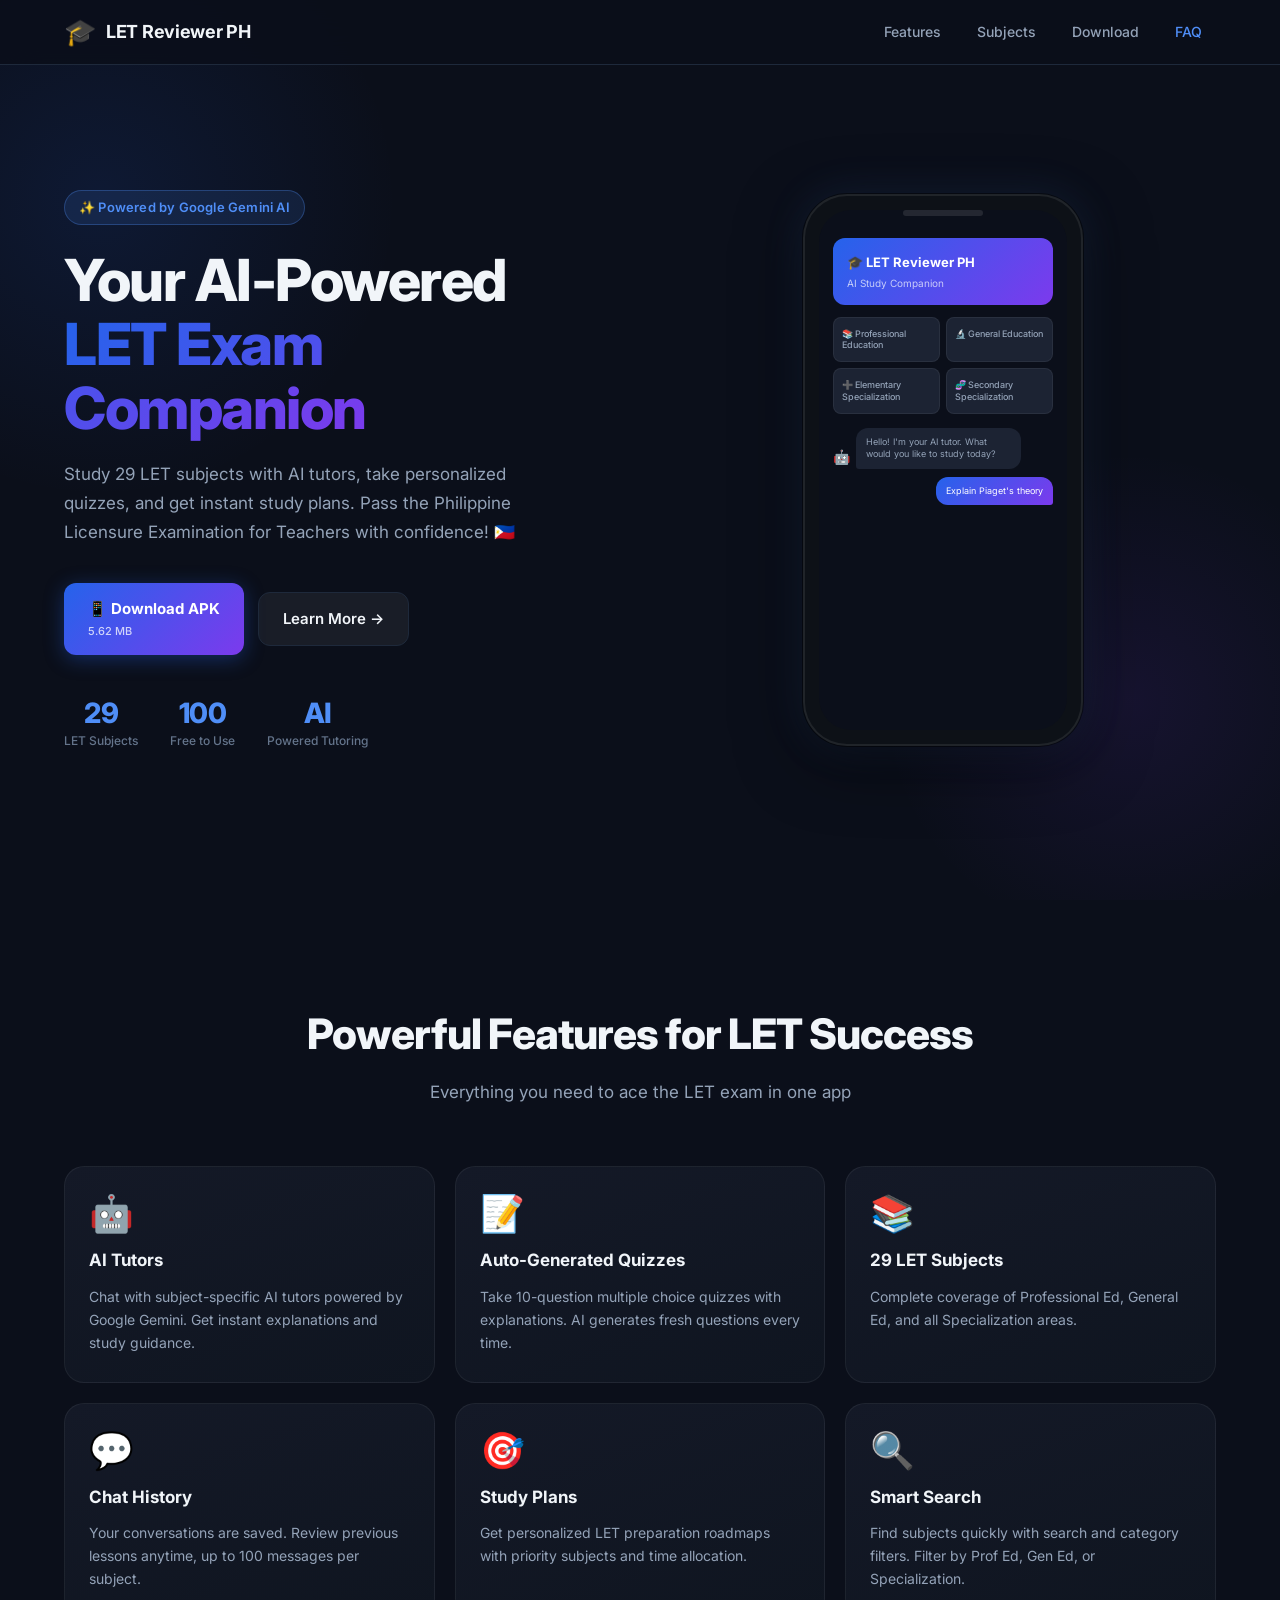
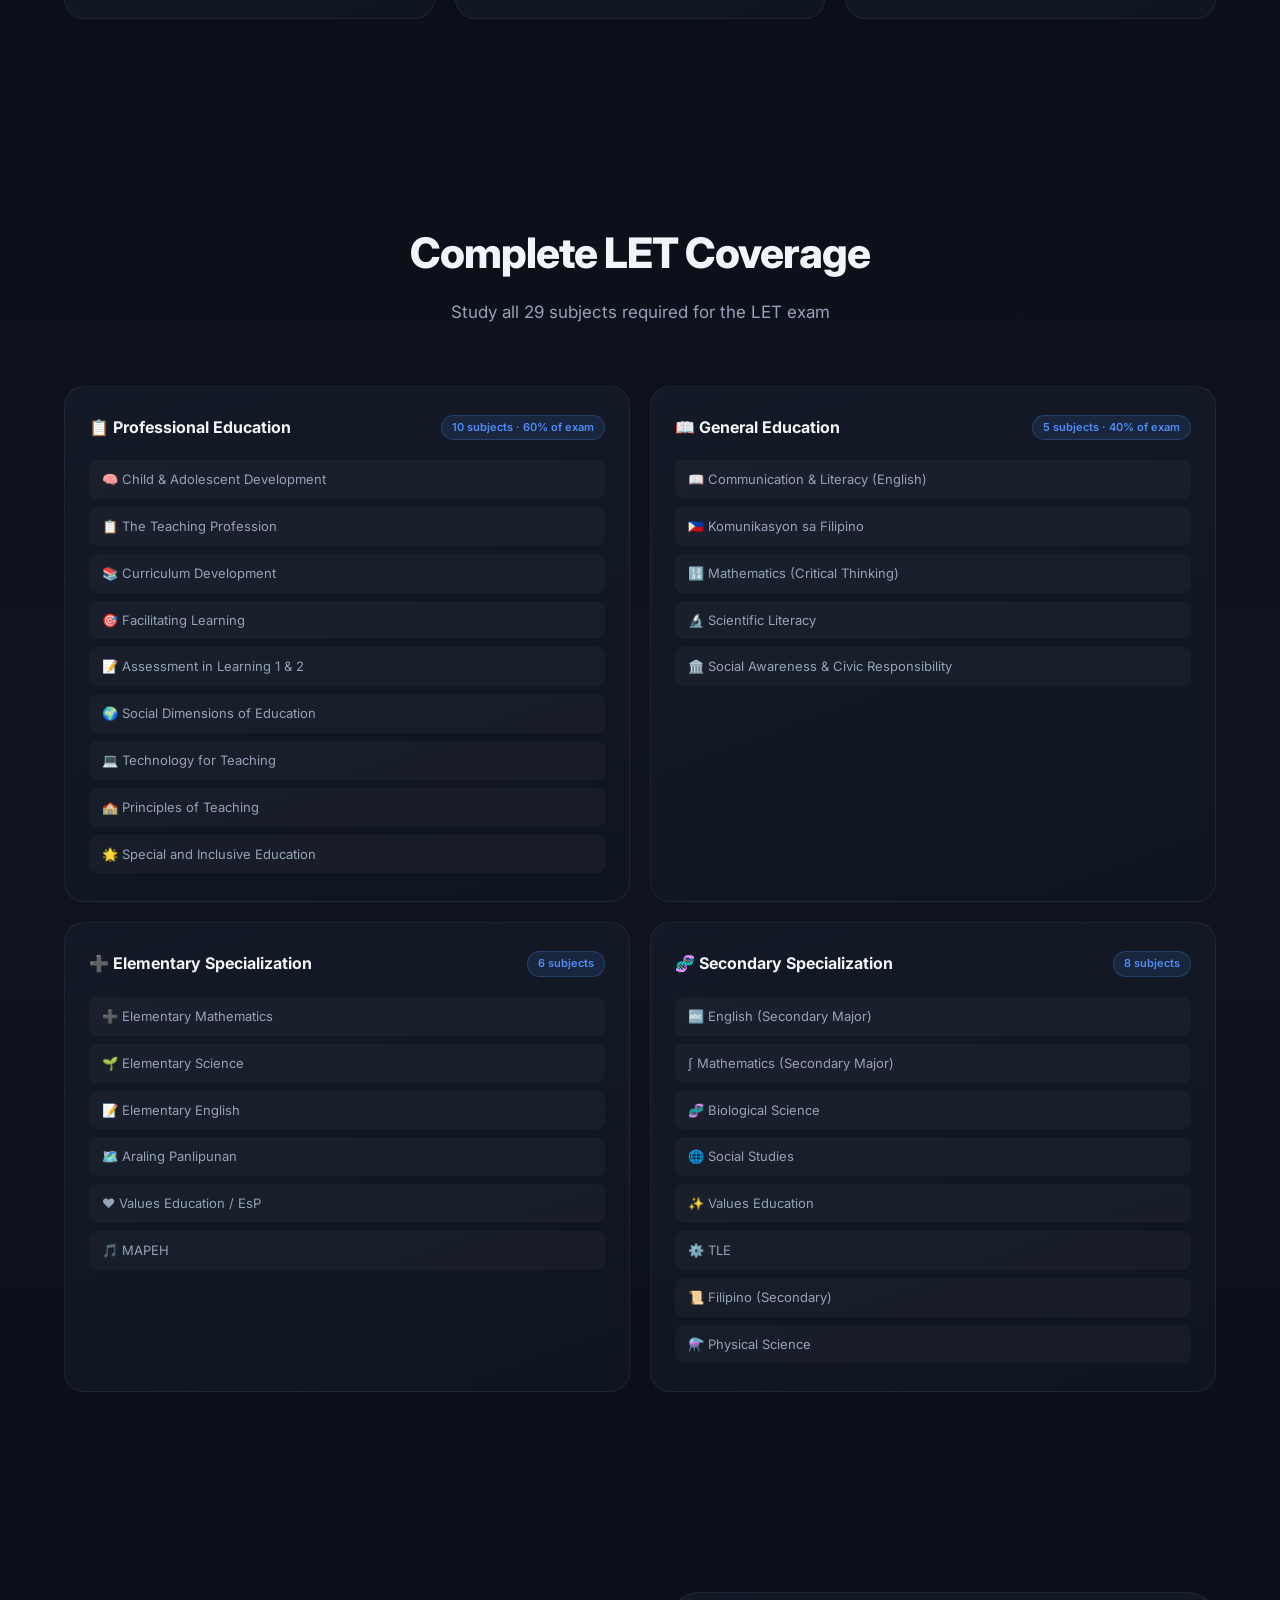
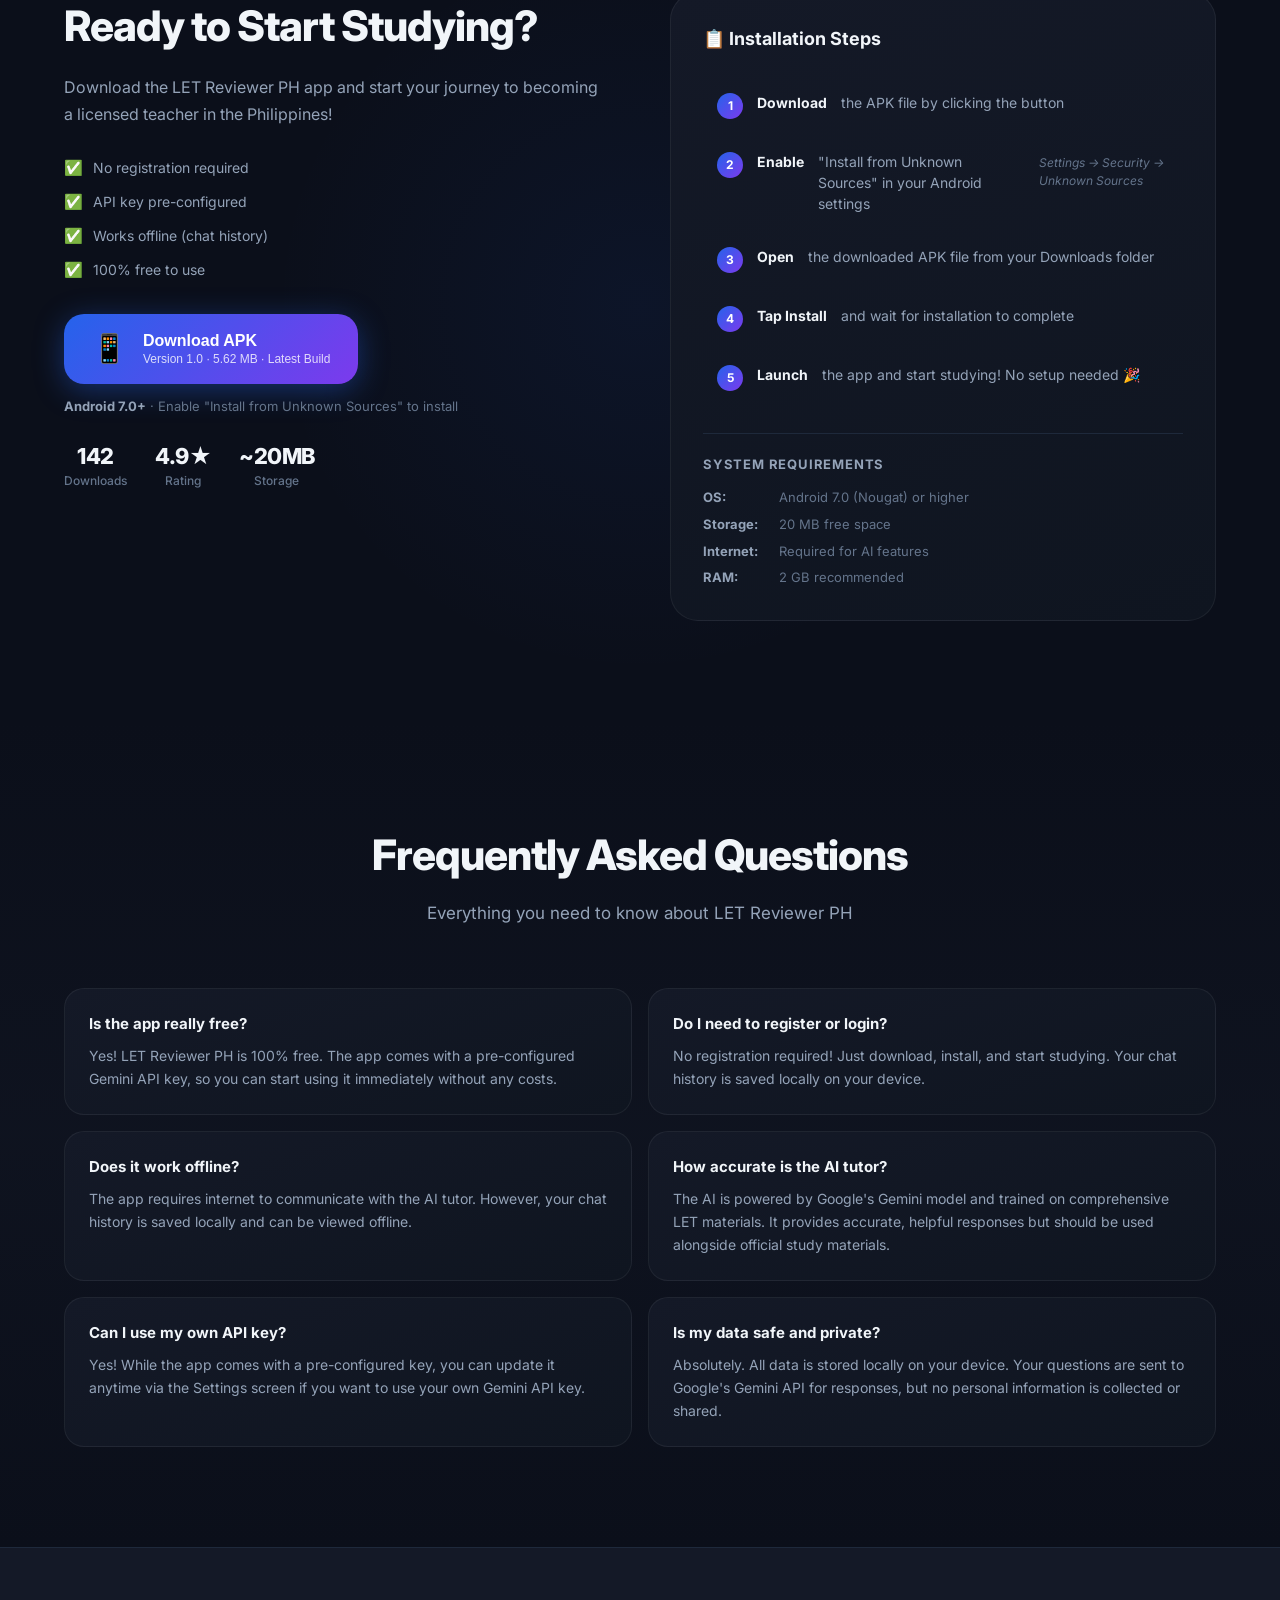
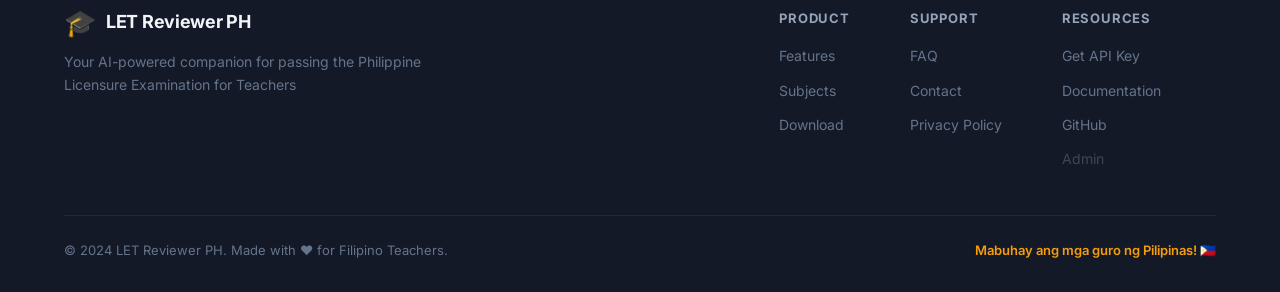
<file: index.html>
<!DOCTYPE html>
<html lang="en">
<head>
    <meta charset="UTF-8">
    <meta name="viewport" content="width=device-width, initial-scale=1.0">
    <meta name="description" content="LET Reviewer PH - Your AI-powered Philippine LET exam companion. Study 29 subjects, chat with AI tutors, and take AI-generated quizzes.">
    <title>LET Reviewer PH - AI-Powered LET Exam Companion 🇵🇭</title>
    <link rel="stylesheet" href="styles.css">
    <link rel="preconnect" href="https://fonts.googleapis.com">
    <link rel="preconnect" href="https://fonts.gstatic.com" crossorigin>
    <link href="https://fonts.googleapis.com/css2?family=Inter:wght@400;500;600;700;800&display=swap" rel="stylesheet">
</head>
<body>
    <!-- Navigation -->
    <nav class="navbar">
        <div class="container">
            <div class="nav-content">
                <div class="logo">
                    <span class="logo-icon">🎓</span>
                    <span class="logo-text">LET Reviewer PH</span>
                </div>
                <div class="nav-links">
                    <a href="#features">Features</a>
                    <a href="#subjects">Subjects</a>
                    <a href="#download">Download</a>
                    <a href="#faq">FAQ</a>
                </div>
                <button class="mobile-menu-btn" onclick="toggleMobileMenu()">
                    <span></span>
                    <span></span>
                    <span></span>
                </button>
            </div>
        </div>
    </nav>

    <!-- Hero Section -->
    <section class="hero">
        <div class="container">
            <div class="hero-content">
                <div class="hero-text">
                    <div class="badge">✨ Powered by Google Gemini AI</div>
                    <h1 class="hero-title">
                        Your AI-Powered<br>
                        <span class="gradient-text">LET Exam Companion</span>
                    </h1>
                    <p class="hero-description">
                        Study 29 LET subjects with AI tutors, take personalized quizzes, 
                        and get instant study plans. Pass the Philippine Licensure Examination 
                        for Teachers with confidence! 🇵🇭
                    </p>
                    <div class="hero-buttons">
                        <a href="#download" class="btn btn-primary">
                            <span>📱 Download APK</span>
                            <span class="btn-size">5.62 MB</span>
                        </a>
                        <a href="#features" class="btn btn-secondary">
                            Learn More →
                        </a>
                    </div>
                    <div class="hero-stats">
                        <div class="stat">
                            <div class="stat-number">29</div>
                            <div class="stat-label">LET Subjects</div>
                        </div>
                        <div class="stat">
                            <div class="stat-number">100%</div>
                            <div class="stat-label">Free to Use</div>
                        </div>
                        <div class="stat">
                            <div class="stat-number">AI</div>
                            <div class="stat-label">Powered Tutoring</div>
                        </div>
                    </div>
                </div>
                <div class="hero-image">
                    <div class="phone-mockup">
                        <div class="phone-screen">
                            <div class="app-preview">
                                <div class="preview-header">
                                    <div class="preview-title">🎓 LET Reviewer PH</div>
                                    <div class="preview-subtitle">AI Study Companion</div>
                                </div>
                                <div class="preview-subjects">
                                    <div class="subject-card">📚 Professional Education</div>
                                    <div class="subject-card">🔬 General Education</div>
                                    <div class="subject-card">➕ Elementary Specialization</div>
                                    <div class="subject-card">🧬 Secondary Specialization</div>
                                </div>
                                <div class="preview-chat">
                                    <div class="chat-bubble ai">
                                        <div class="bubble-icon">🤖</div>
                                        <div class="bubble-text">Hello! I'm your AI tutor. What would you like to study today?</div>
                                    </div>
                                    <div class="chat-bubble user">
                                        <div class="bubble-text">Explain Piaget's theory</div>
                                    </div>
                                </div>
                            </div>
                        </div>
                    </div>
                </div>
            </div>
        </div>
    </section>

    <!-- Features Section -->
    <section id="features" class="features">
        <div class="container">
            <div class="section-header">
                <h2 class="section-title">Powerful Features for LET Success</h2>
                <p class="section-description">Everything you need to ace the LET exam in one app</p>
            </div>
            <div class="features-grid">
                <div class="feature-card">
                    <div class="feature-icon">🤖</div>
                    <h3 class="feature-title">AI Tutors</h3>
                    <p class="feature-description">Chat with subject-specific AI tutors powered by Google Gemini. Get instant explanations and study guidance.</p>
                </div>
                <div class="feature-card">
                    <div class="feature-icon">📝</div>
                    <h3 class="feature-title">Auto-Generated Quizzes</h3>
                    <p class="feature-description">Take 10-question multiple choice quizzes with explanations. AI generates fresh questions every time.</p>
                </div>
                <div class="feature-card">
                    <div class="feature-icon">📚</div>
                    <h3 class="feature-title">29 LET Subjects</h3>
                    <p class="feature-description">Complete coverage of Professional Ed, General Ed, and all Specialization areas.</p>
                </div>
                <div class="feature-card">
                    <div class="feature-icon">💬</div>
                    <h3 class="feature-title">Chat History</h3>
                    <p class="feature-description">Your conversations are saved. Review previous lessons anytime, up to 100 messages per subject.</p>
                </div>
                <div class="feature-card">
                    <div class="feature-icon">🎯</div>
                    <h3 class="feature-title">Study Plans</h3>
                    <p class="feature-description">Get personalized LET preparation roadmaps with priority subjects and time allocation.</p>
                </div>
                <div class="feature-card">
                    <div class="feature-icon">🔍</div>
                    <h3 class="feature-title">Smart Search</h3>
                    <p class="feature-description">Find subjects quickly with search and category filters. Filter by Prof Ed, Gen Ed, or Specialization.</p>
                </div>
            </div>
        </div>
    </section>

    <!-- Subjects Section -->
    <section id="subjects" class="subjects">
        <div class="container">
            <div class="section-header">
                <h2 class="section-title">Complete LET Coverage</h2>
                <p class="section-description">Study all 29 subjects required for the LET exam</p>
            </div>
            <div class="subjects-categories">
                <div class="subject-category">
                    <div class="category-header">
                        <h3 class="category-title">📋 Professional Education</h3>
                        <span class="category-count">10 subjects · 60% of exam</span>
                    </div>
                    <ul class="subject-list">
                        <li>🧠 Child & Adolescent Development</li>
                        <li>📋 The Teaching Profession</li>
                        <li>📚 Curriculum Development</li>
                        <li>🎯 Facilitating Learning</li>
                        <li>📝 Assessment in Learning 1 & 2</li>
                        <li>🌍 Social Dimensions of Education</li>
                        <li>💻 Technology for Teaching</li>
                        <li>🏫 Principles of Teaching</li>
                        <li>🌟 Special and Inclusive Education</li>
                    </ul>
                </div>
                <div class="subject-category">
                    <div class="category-header">
                        <h3 class="category-title">📖 General Education</h3>
                        <span class="category-count">5 subjects · 40% of exam</span>
                    </div>
                    <ul class="subject-list">
                        <li>📖 Communication & Literacy (English)</li>
                        <li>🇵🇭 Komunikasyon sa Filipino</li>
                        <li>🔢 Mathematics (Critical Thinking)</li>
                        <li>🔬 Scientific Literacy</li>
                        <li>🏛️ Social Awareness & Civic Responsibility</li>
                    </ul>
                </div>
                <div class="subject-category">
                    <div class="category-header">
                        <h3 class="category-title">➕ Elementary Specialization</h3>
                        <span class="category-count">6 subjects</span>
                    </div>
                    <ul class="subject-list">
                        <li>➕ Elementary Mathematics</li>
                        <li>🌱 Elementary Science</li>
                        <li>📝 Elementary English</li>
                        <li>🗺️ Araling Panlipunan</li>
                        <li>❤️ Values Education / EsP</li>
                        <li>🎵 MAPEH</li>
                    </ul>
                </div>
                <div class="subject-category">
                    <div class="category-header">
                        <h3 class="category-title">🧬 Secondary Specialization</h3>
                        <span class="category-count">8 subjects</span>
                    </div>
                    <ul class="subject-list">
                        <li>🔤 English (Secondary Major)</li>
                        <li>∫ Mathematics (Secondary Major)</li>
                        <li>🧬 Biological Science</li>
                        <li>🌐 Social Studies</li>
                        <li>✨ Values Education</li>
                        <li>⚙️ TLE</li>
                        <li>📜 Filipino (Secondary)</li>
                        <li>⚗️ Physical Science</li>
                    </ul>
                </div>
            </div>
        </div>
    </section>

    <!-- Download Section -->
    <section id="download" class="download">
        <div class="container">
            <div class="download-content">
                <div class="download-info">
                    <h2 class="download-title">Ready to Start Studying?</h2>
                    <p class="download-description">Download the LET Reviewer PH app and start your journey to becoming a licensed teacher in the Philippines!</p>
                    
                    <div class="download-features">
                        <div class="download-feature">
                            <span class="check-icon">✅</span>
                            <span>No registration required</span>
                        </div>
                        <div class="download-feature">
                            <span class="check-icon">✅</span>
                            <span>API key pre-configured</span>
                        </div>
                        <div class="download-feature">
                            <span class="check-icon">✅</span>
                            <span>Works offline (chat history)</span>
                        </div>
                        <div class="download-feature">
                            <span class="check-icon">✅</span>
                            <span>100% free to use</span>
                        </div>
                    </div>

                    <div class="download-button-container">
                        <button class="btn btn-download" onclick="openCodeModal()">
                            <span class="download-icon">📱</span>
                            <div class="download-text">
                                <span class="download-label">Download APK</span>
                                <span class="download-size">Version 1.0 · 5.62 MB · Latest Build</span>
                            </div>
                        </button>
                        <p class="download-note">
                            <strong>Android 7.0+</strong> · Enable "Install from Unknown Sources" to install
                        </p>
                    </div>

                    <div class="download-stats">
                        <div class="stat-item">
                            <div class="stat-value" id="downloadCount">0</div>
                            <div class="stat-label">Downloads</div>
                        </div>
                        <div class="stat-item">
                            <div class="stat-value">4.9★</div>
                            <div class="stat-label">Rating</div>
                        </div>
                        <div class="stat-item">
                            <div class="stat-value">~20MB</div>
                            <div class="stat-label">Storage</div>
                        </div>
                    </div>
                </div>

                <div class="download-instructions">
                    <h3 class="instructions-title">📋 Installation Steps</h3>
                    <ol class="instructions-list">
                        <li>
                            <strong>Download</strong> the APK file by clicking the button
                        </li>
                        <li>
                            <strong>Enable</strong> "Install from Unknown Sources" in your Android settings
                            <span class="instruction-detail">Settings → Security → Unknown Sources</span>
                        </li>
                        <li>
                            <strong>Open</strong> the downloaded APK file from your Downloads folder
                        </li>
                        <li>
                            <strong>Tap Install</strong> and wait for installation to complete
                        </li>
                        <li>
                            <strong>Launch</strong> the app and start studying! No setup needed 🎉
                        </li>
                    </ol>

                    <div class="system-requirements">
                        <h4>System Requirements</h4>
                        <ul>
                            <li><strong>OS:</strong> Android 7.0 (Nougat) or higher</li>
                            <li><strong>Storage:</strong> 20 MB free space</li>
                            <li><strong>Internet:</strong> Required for AI features</li>
                            <li><strong>RAM:</strong> 2 GB recommended</li>
                        </ul>
                    </div>
                </div>
            </div>
        </div>
    </section>

    <!-- FAQ Section -->
    <section id="faq" class="faq">
        <div class="container">
            <div class="section-header">
                <h2 class="section-title">Frequently Asked Questions</h2>
                <p class="section-description">Everything you need to know about LET Reviewer PH</p>
            </div>
            <div class="faq-grid">
                <div class="faq-item">
                    <h3 class="faq-question">Is the app really free?</h3>
                    <p class="faq-answer">Yes! LET Reviewer PH is 100% free. The app comes with a pre-configured Gemini API key, so you can start using it immediately without any costs.</p>
                </div>
                <div class="faq-item">
                    <h3 class="faq-question">Do I need to register or login?</h3>
                    <p class="faq-answer">No registration required! Just download, install, and start studying. Your chat history is saved locally on your device.</p>
                </div>
                <div class="faq-item">
                    <h3 class="faq-question">Does it work offline?</h3>
                    <p class="faq-answer">The app requires internet to communicate with the AI tutor. However, your chat history is saved locally and can be viewed offline.</p>
                </div>
                <div class="faq-item">
                    <h3 class="faq-question">How accurate is the AI tutor?</h3>
                    <p class="faq-answer">The AI is powered by Google's Gemini model and trained on comprehensive LET materials. It provides accurate, helpful responses but should be used alongside official study materials.</p>
                </div>
                <div class="faq-item">
                    <h3 class="faq-question">Can I use my own API key?</h3>
                    <p class="faq-answer">Yes! While the app comes with a pre-configured key, you can update it anytime via the Settings screen if you want to use your own Gemini API key.</p>
                </div>
                <div class="faq-item">
                    <h3 class="faq-question">Is my data safe and private?</h3>
                    <p class="faq-answer">Absolutely. All data is stored locally on your device. Your questions are sent to Google's Gemini API for responses, but no personal information is collected or shared.</p>
                </div>
            </div>
        </div>
    </section>

    <!-- Footer -->
    <footer class="footer">
        <div class="container">
            <div class="footer-content">
                <div class="footer-brand">
                    <div class="footer-logo">
                        <span class="logo-icon">🎓</span>
                        <span class="logo-text">LET Reviewer PH</span>
                    </div>
                    <p class="footer-tagline">Your AI-powered companion for passing the Philippine Licensure Examination for Teachers</p>
                </div>
                <div class="footer-links">
                    <div class="footer-column">
                        <h4>Product</h4>
                        <a href="#features">Features</a>
                        <a href="#subjects">Subjects</a>
                        <a href="#download">Download</a>
                    </div>
                    <div class="footer-column">
                        <h4>Support</h4>
                        <a href="#faq">FAQ</a>
                        <a href="mailto:support@letreviewer.ph">Contact</a>
                        <a href="#">Privacy Policy</a>
                    </div>
                    <div class="footer-column">
                        <h4>Resources</h4>
                        <a href="https://aistudio.google.com" target="_blank">Get API Key</a>
                        <a href="#">Documentation</a>
                        <a href="#">GitHub</a>
                        <a href="#" onclick="openAdminModal(event)" style="opacity: 0.5;">Admin</a>
                    </div>
                </div>
            </div>
            <div class="footer-bottom">
                <p>&copy; 2024 LET Reviewer PH. Made with ❤️ for Filipino Teachers.</p>
                <p class="footer-disclaimer">Mabuhay ang mga guro ng Pilipinas! 🇵🇭</p>
            </div>
        </div>
    </footer>

    <!-- Code Verification Modal -->
    <div id="codeModal" class="code-modal">
        <div class="code-modal-content">
            <span class="code-modal-close" onclick="closeCodeModal()">&times;</span>
            <h2 class="code-modal-title">🔐 Enter Download Code</h2>
            <p class="code-modal-subtitle">Please enter your one-time access code to download the app</p>
            
            <div class="code-input-container">
                <input 
                    type="text" 
                    id="codeInput" 
                    class="code-input" 
                    placeholder="XXXXXX"
                    maxlength="6"
                    oninput="this.value = this.value.toUpperCase()"
                />
            </div>
            
            <div id="codeError" class="code-error" style="display: none;"></div>
            
            <button class="btn btn-verify" onclick="verifyAndDownload()">
                ✅ Verify & Download
            </button>
            
            <p class="code-modal-note">
                Don't have a code? Contact the developer to get access.
            </p>
        </div>
    </div>

    <!-- Admin Password Modal -->
    <div id="adminModal" class="code-modal">
        <div class="code-modal-content">
            <span class="code-modal-close" onclick="closeAdminModal()">&times;</span>
            <h2 class="code-modal-title">🔒 Admin Access</h2>
            <p class="code-modal-subtitle">Enter admin password to access code generator</p>
            
            <div class="code-input-container">
                <input 
                    type="password" 
                    id="adminPassword" 
                    class="code-input" 
                    placeholder="Enter password"
                    style="letter-spacing: 4px; font-size: 18px;"
                />
            </div>
            
            <div id="adminError" class="code-error" style="display: none;"></div>
            
            <button class="btn btn-verify" onclick="verifyAdminPassword()">
                🔓 Access Admin Portal
            </button>
            
            <p class="code-modal-note">
                Admin access is restricted to authorized personnel only.
            </p>
        </div>
    </div>

    <script src="code-manager.js"></script>
    <script src="script.js"></script>
</body>
</html>
</file>
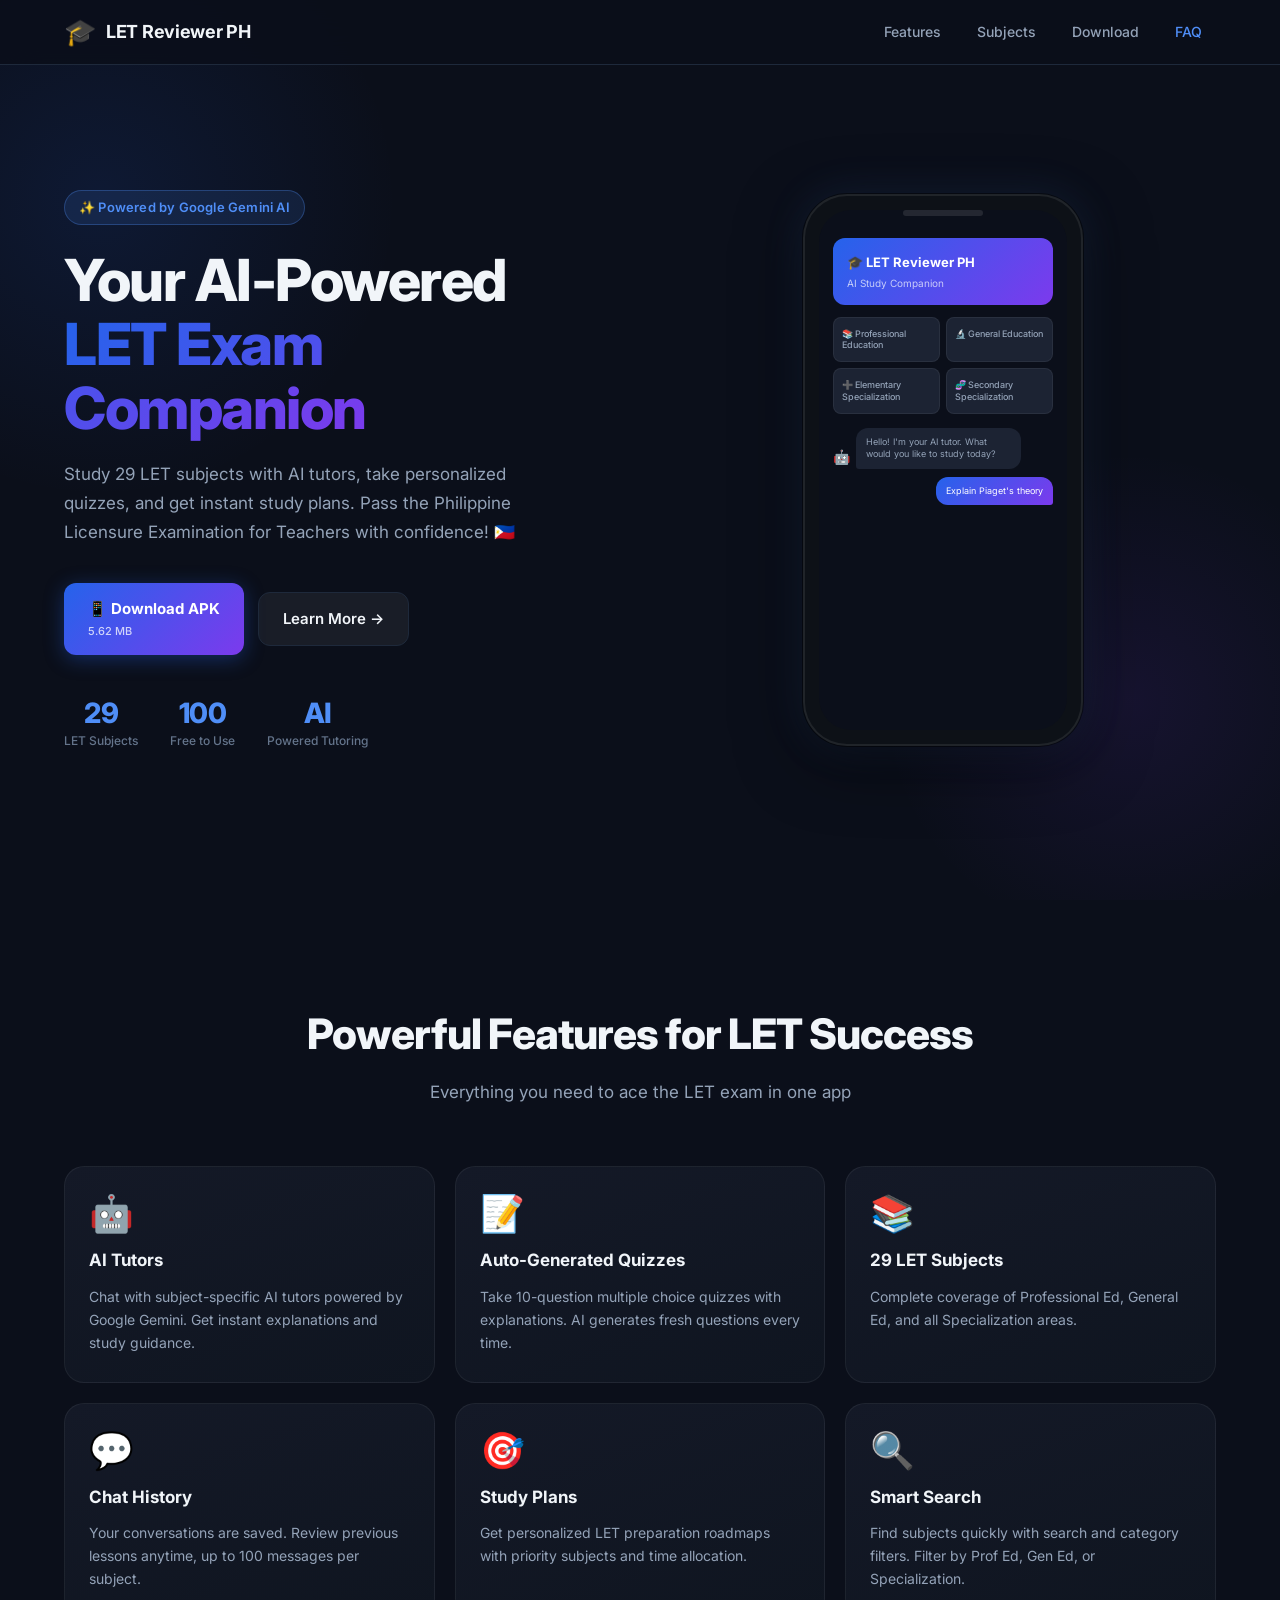
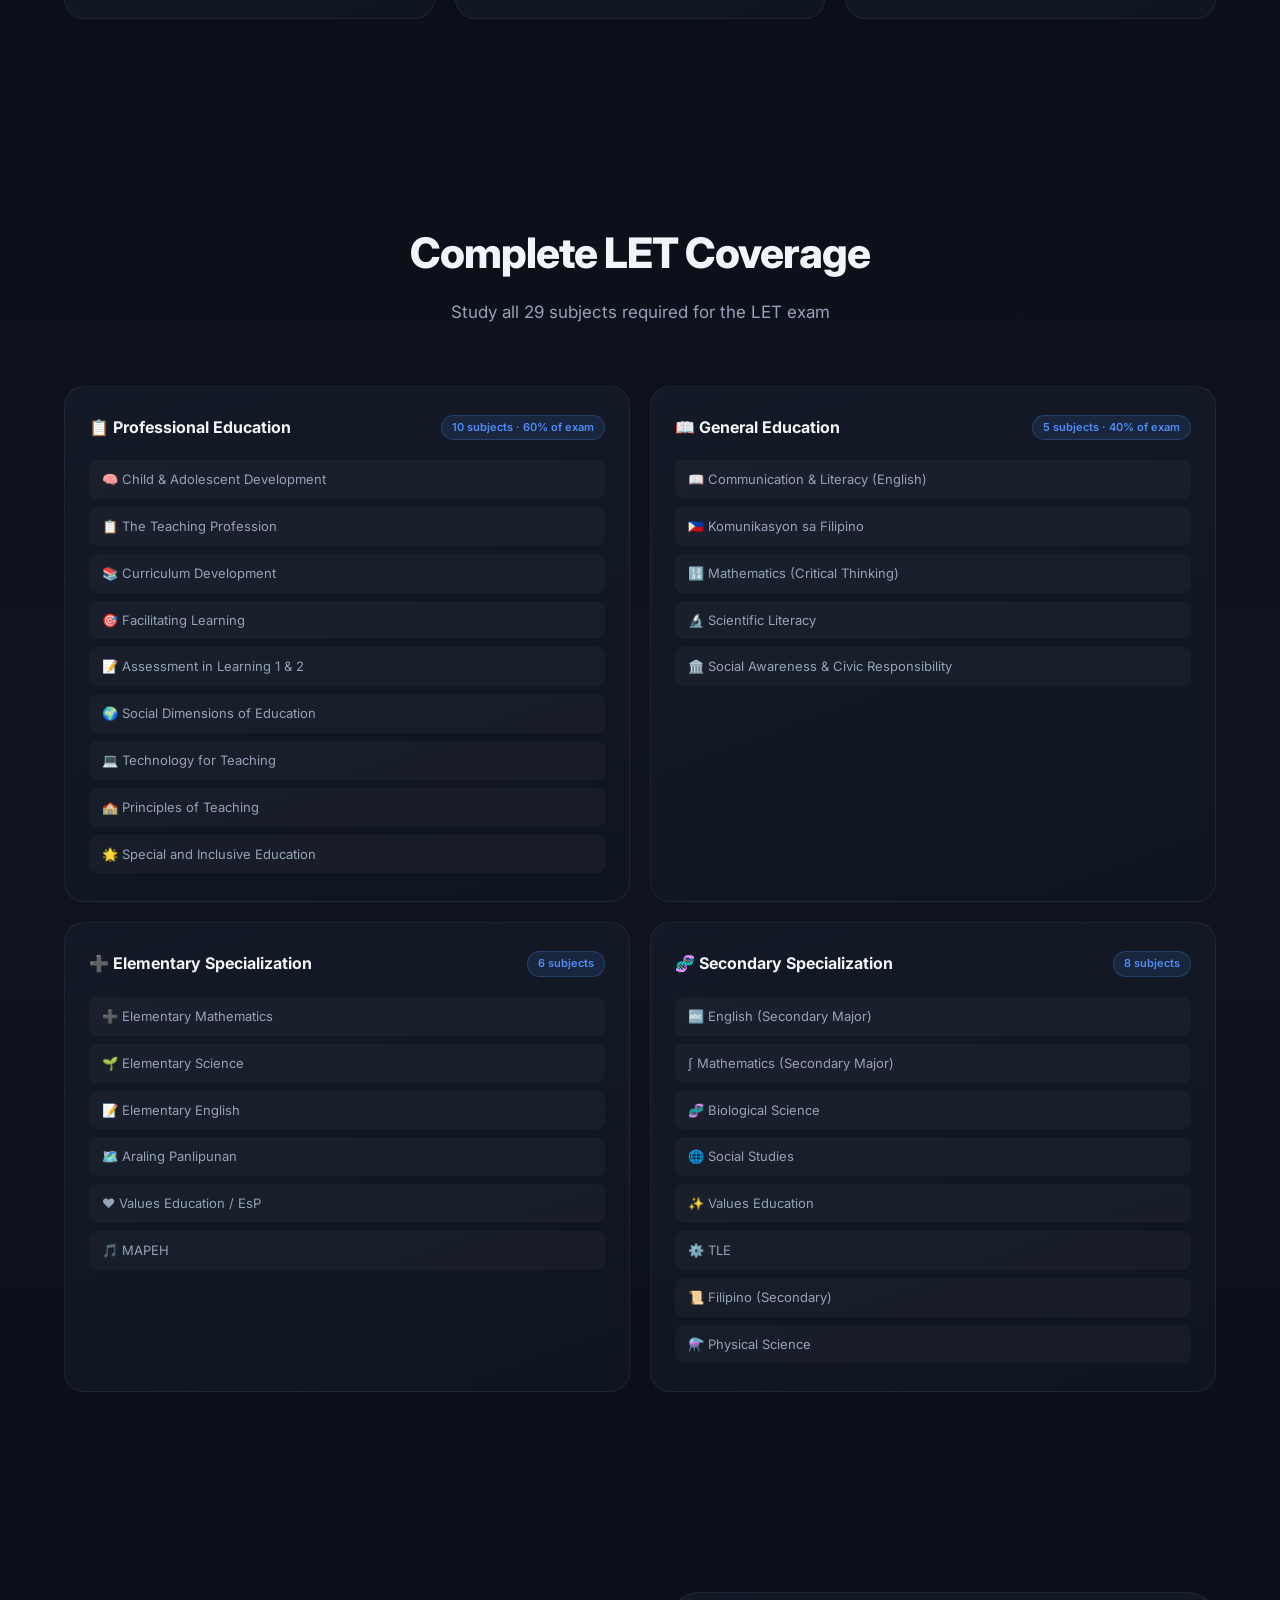
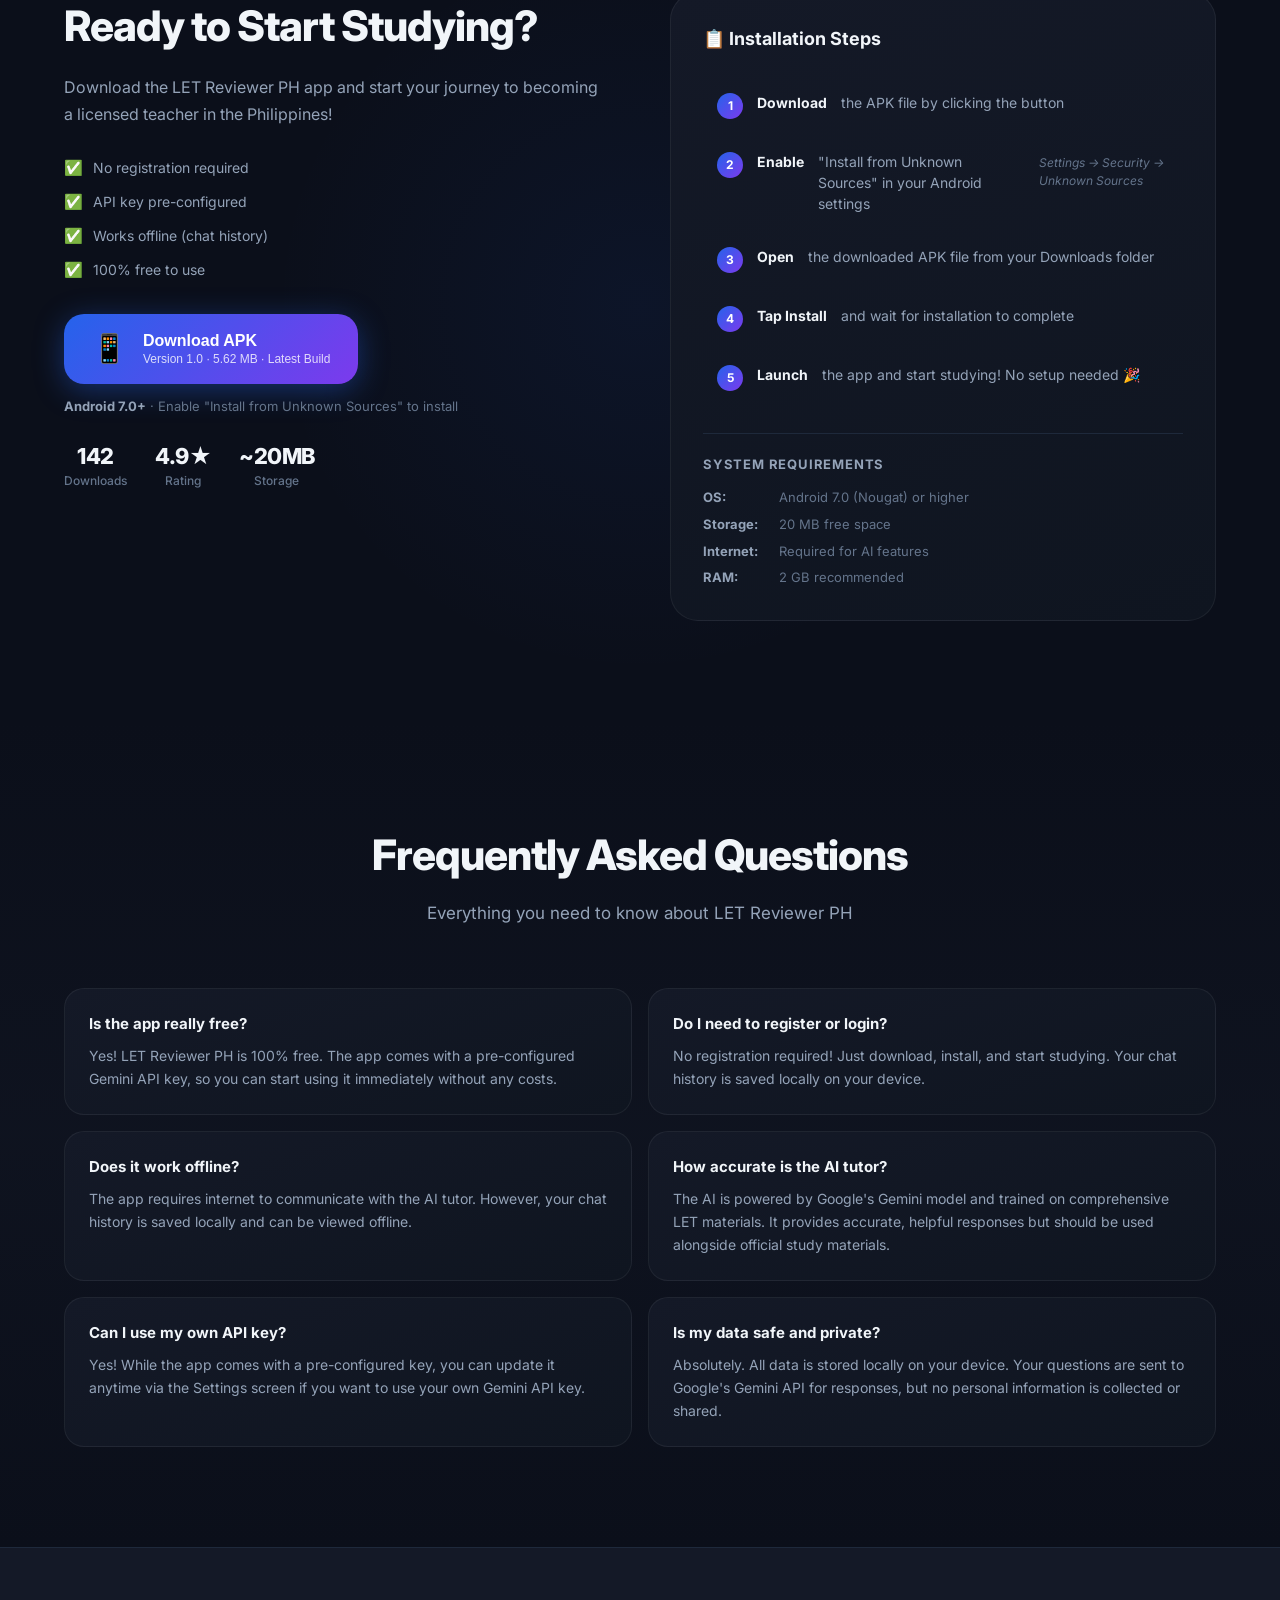
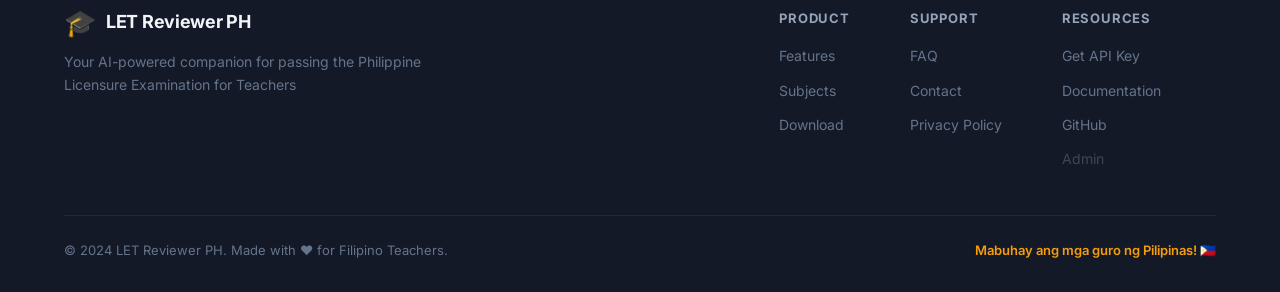
<file: dev-keygen.html>
<!DOCTYPE html>
<html lang="en">
<head>
    <meta charset="UTF-8">
    <meta name="viewport" content="width=device-width, initial-scale=1.0">
    <title>Developer Code Generator - LET Reviewer</title>
    <link rel="stylesheet" href="styles.css">
    <style>
        .dev-container {
            min-height: 100vh;
            display: flex;
            align-items: center;
            justify-content: center;
            padding: 2rem;
            background: linear-gradient(135deg, #667eea 0%, #764ba2 100%);
        }

        .dev-card {
            background: white;
            border-radius: 16px;
            padding: 3rem;
            max-width: 540px;
            width: 100%;
            box-shadow: 0 20px 60px rgba(0,0,0,0.3);
        }

        .dev-title {
            font-size: 2rem;
            font-weight: 700;
            margin-bottom: 0.5rem;
            color: #1a1a1a;
            text-align: center;
        }

        .dev-subtitle {
            color: #666;
            text-align: center;
            margin-bottom: 2rem;
        }

        .code-display {
            background: #f8f9fa;
            border: 2px dashed #667eea;
            border-radius: 8px;
            padding: 2rem;
            text-align: center;
            margin: 2rem 0;
        }

        .generated-code {
            font-size: 2.5rem;
            font-weight: 700;
            color: #667eea;
            letter-spacing: 4px;
            font-family: 'Courier New', monospace;
            margin: 1rem 0;
        }

        .code-info {
            font-size: 0.9rem;
            color: #666;
            margin-top: 1rem;
        }

        .btn-generate {
            width: 100%;
            padding: 1rem;
            background: linear-gradient(135deg, #667eea 0%, #764ba2 100%);
            color: white;
            border: none;
            border-radius: 8px;
            font-size: 1.1rem;
            font-weight: 600;
            cursor: pointer;
            transition: transform 0.2s;
        }

        .btn-generate:hover { transform: translateY(-2px); }
        .btn-generate:disabled { opacity: 0.6; cursor: not-allowed; transform: none; }

        .warning-box {
            background: #fff3cd;
            border: 1px solid #ffc107;
            border-radius: 8px;
            padding: 1rem;
            margin-top: 1.5rem;
            font-size: 0.9rem;
            color: #856404;
        }

        .code-list {
            margin-top: 2rem;
            border-top: 1px solid #e0e0e0;
            padding-top: 1.5rem;
        }

        .code-list-title {
            font-weight: 600;
            margin-bottom: 1rem;
            color: #333;
        }

        .code-item {
            background: #f8f9fa;
            padding: 0.75rem;
            margin: 0.5rem 0;
            border-radius: 6px;
            display: flex;
            justify-content: space-between;
            align-items: center;
            font-family: 'Courier New', monospace;
            color: #1a1a1a;
            font-size: 1rem;
            font-weight: 600;
            letter-spacing: 2px;
        }

        .code-item.used { opacity: 0.5; text-decoration: line-through; color: #555; }

        .status-badge {
            font-size: 0.75rem;
            padding: 0.25rem 0.5rem;
            border-radius: 4px;
            font-weight: 600;
        }

        .status-active { background: #d4edda; color: #155724; }
        .status-used   { background: #f8d7da; color: #721c24; }

        /* ── App Access Codes section ────────────────────────────── */
        .app-codes-section {
            margin-top: 2rem;
            border-top: 2px solid #0B0F1A;
            padding-top: 1.5rem;
        }

        .app-codes-title {
            font-weight: 700;
            margin-bottom: 0.25rem;
            color: #1a1a1a;
            font-size: 1rem;
        }

        .app-codes-desc {
            font-size: 0.82rem;
            color: #666;
            margin-bottom: 1rem;
            line-height: 1.5;
        }

        .app-code-entry {
            background: #0B0F1A;
            color: #4F8EF7;
            border: 1px solid #4F8EF7;
            padding: 0.75rem 1rem;
            margin: 0.4rem 0;
            border-radius: 6px;
            display: flex;
            justify-content: space-between;
            align-items: center;
            font-family: 'Courier New', monospace;
            font-size: 1.2rem;
            font-weight: 700;
            letter-spacing: 4px;
            cursor: pointer;
            transition: background 0.15s;
        }

        .app-code-entry:hover { background: #1a2035; }

        .app-code-entry.app-used {
            opacity: 0.35;
            cursor: default;
            color: #666;
            border-color: #444;
        }

        .copy-hint {
            font-size: 0.65rem;
            letter-spacing: 0;
            color: #4F8EF7;
            opacity: 0.7;
        }

        .stats-bar {
            display: flex;
            gap: 0.75rem;
            flex-wrap: wrap;
            margin-bottom: 1rem;
        }

        .stat-chip {
            background: #f0f4ff;
            border-radius: 20px;
            padding: 0.2rem 0.7rem;
            font-size: 0.78rem;
            color: #333;
            font-weight: 600;
        }

        .config-banner {
            background: #fff8e1;
            border: 1px solid #f59e0b;
            border-radius: 8px;
            padding: 0.75rem 1rem;
            margin-bottom: 1rem;
            font-size: 0.82rem;
            color: #78350f;
            line-height: 1.5;
        }

        .config-banner a { color: #d97706; }

        .btn-export {
            width: 100%;
            padding: 0.65rem;
            background: #0B0F1A;
            color: #4F8EF7;
            border: 1px solid #4F8EF7;
            border-radius: 8px;
            font-size: 0.9rem;
            font-weight: 600;
            cursor: pointer;
            margin-top: 0.75rem;
            transition: background 0.15s;
        }

        .btn-export:hover { background: #1a2035; }
    </style>
</head>
<body>
    <div class="dev-container">
        <div class="dev-card">
            <h1 class="dev-title">🔐 Developer Portal</h1>
            <p class="dev-subtitle">Generate one-time app access codes</p>

            <!-- Configuration banner — hidden once JSONBin is set up -->
            <div class="config-banner" id="configBanner">
                ⚙️ <strong>JSONBin not configured yet.</strong>
                Codes are stored locally in this browser only.<br>
                <a href="https://jsonbin.io" target="_blank">Set up a free JSONBin account</a>
                and add your Bin ID &amp; API Key in <code>code-manager.js</code> and
                <code>LandingActivity.java</code> to sync codes with the Android app.
            </div>

            <!-- Stats -->
            <div class="stats-bar" id="statsBar" style="display:none;">
                <span class="stat-chip" id="statTotal">Total: 0</span>
                <span class="stat-chip" id="statActive">Active: 0</span>
                <span class="stat-chip" id="statUsed">Used: 0</span>
            </div>

            <!-- Generated code display -->
            <div class="code-display" id="codeDisplay" style="display: none;">
                <div style="font-size: 0.9rem; color: #666; margin-bottom: 0.5rem;">New Code Generated:</div>
                <div class="generated-code" id="generatedCode">------</div>
                <div class="code-info">
                    ⚠️ This code can only be used once<br>
                    Share it with a user to grant app access
                </div>
            </div>

            <button class="btn-generate" id="btnGenerate" onclick="generateCode()">
                🎲 Generate New Code
            </button>

            <div class="warning-box">
                <strong>⚠️ Developer Access Only</strong><br>
                Generated codes are single-use. Once a code is redeemed in the Android app,
                it becomes invalid.
            </div>

            <!-- ── App Access Codes (Android-facing view) ── -->
            <div class="app-codes-section">
                <div class="app-codes-title">📱 App Access Codes</div>
                <div class="app-codes-desc">
                    These are the codes users must enter in the Android app on the landing screen.
                    Click any active code to copy it to the clipboard.
                </div>

                <div id="appCodeListContainer">
                    <div style="text-align:center; color:#999; padding:1rem; font-size:0.9rem;">
                        No codes yet — generate one above.
                    </div>
                </div>

                <button class="btn-export" onclick="exportCodes()">
                    📤 Export Active Codes as Text
                </button>
            </div>

            <!-- ── Full code history ── -->
            <div class="code-list">
                <div class="code-list-title">📋 All Generated Codes:</div>
                <div id="codeListContainer">
                    <div style="text-align: center; color: #999; padding: 1rem;">
                        No codes generated yet
                    </div>
                </div>
            </div>
        </div>
    </div>

    <script src="code-manager.js"></script>
    <script>
        // ─────────────────────────────────────────────────────────
        // Admin auth (unchanged from original)
        // ─────────────────────────────────────────────────────────
        const ADMIN_PASSWORD = 'Crisalameda09';
        const sessionKey     = 'admin_authenticated';

        function checkAuth() {
            if (!sessionStorage.getItem(sessionKey)) {
                alert('⚠️ Unauthorized access. Please use the proper admin login.');
                window.location.href = 'index.html';
                return false;
            }
            return true;
        }

        function setAuth() {
            sessionStorage.setItem(sessionKey, 'true');
        }

        const urlParams = new URLSearchParams(window.location.search);
        if (urlParams.get('auth') === 'true') {
            setAuth();
            window.history.replaceState({}, document.title, 'dev-keygen.html');
        } else {
            checkAuth();
        }

        // ─────────────────────────────────────────────────────────
        // Page actions — all async because CodeManager is now async
        // ─────────────────────────────────────────────────────────

        async function generateCode() {
            const btn = document.getElementById('btnGenerate');
            btn.disabled = true;
            btn.textContent = '⏳ Generating…';

            try {
                const code = await window.CodeManager.generateCode();
                document.getElementById('generatedCode').textContent = code;
                document.getElementById('codeDisplay').style.display = 'block';
                try {
                    await navigator.clipboard.writeText(code);
                    showNotification('✅ Code generated & copied: ' + code);
                } catch (_) {
                    showNotification('✅ Code generated: ' + code);
                }
                await refreshUI();
            } catch (e) {
                showNotification('❌ Error: ' + e.message, true);
            }

            btn.disabled = false;
            btn.textContent = '🎲 Generate New Code';
        }

        async function refreshUI() {
            const codes = await window.CodeManager.getAllCodes();
            const stats = await window.CodeManager.getStats();

            document.getElementById('statsBar').style.display = 'flex';
            document.getElementById('statTotal').textContent  = 'Total: '  + stats.total;
            document.getElementById('statActive').textContent = 'Active: ' + stats.active;
            document.getElementById('statUsed').textContent   = 'Used: '   + stats.used;
            document.getElementById('configBanner').style.display = 'none';

            // Active codes panel
            const appContainer = document.getElementById('appCodeListContainer');
            const activeCodes  = codes.filter(c => !c.used);
            appContainer.innerHTML = activeCodes.length === 0
                ? '<div style="text-align:center;color:#999;padding:1rem;font-size:0.9rem;">No active codes — generate one above.</div>'
                : activeCodes.map(item => `
                    <div class="app-code-entry" onclick="copyCode('${item.code}')" title="Click to copy">
                        <span>${item.code}</span>
                        <span class="copy-hint">tap to copy</span>
                    </div>`).join('');

            // Full history
            const container = document.getElementById('codeListContainer');
            if (codes.length === 0) {
                container.innerHTML = '<div style="text-align:center;color:#999;padding:1rem;">No codes generated yet</div>';
            } else {
                const sorted = [...codes].sort((a, b) => b.generated - a.generated);
                container.innerHTML = sorted.map(item => `
                    <div class="code-item ${item.used ? 'used' : ''}">
                        <span>${item.code}</span>
                        <span style="display:flex;align-items:center;gap:6px;">
                            ${item.used ? `<span style="font-size:0.7rem;color:#999;font-family:sans-serif;letter-spacing:0;">${new Date(item.usedAt).toLocaleDateString()}</span>` : ''}
                            <span class="status-badge ${item.used ? 'status-used' : 'status-active'}">${item.used ? 'USED' : 'ACTIVE'}</span>
                        </span>
                    </div>`).join('');
            }
        }

        async function copyCode(code) {
            try {
                await navigator.clipboard.writeText(code);
                showNotification('📋 Copied: ' + code);
            } catch (_) {
                showNotification('Code: ' + code + ' (copy manually)');
            }
        }

        async function exportCodes() {
            const codes  = await window.CodeManager.getAllCodes();
            const active = codes.filter(c => !c.used);
            if (active.length === 0) { showNotification('No active codes to export.', true); return; }
            const lines = [
                'LET Reviewer PH — Active Access Codes',
                'Generated: ' + new Date().toLocaleString(),
                '─'.repeat(40),
                ...active.map(c => c.code),
                '', "Enter any code on the website's download screen."
            ];
            const blob = new Blob([lines.join('\n')], { type: 'text/plain' });
            const url  = URL.createObjectURL(blob);
            const a    = Object.assign(document.createElement('a'), { href: url, download: 'access-codes.txt' });
            a.click();
            URL.revokeObjectURL(url);
            showNotification('📤 Codes exported!');
        }

        function showNotification(message, isError = false) {
            const n = document.createElement('div');
            n.style.cssText = `
                position:fixed; top:20px; right:20px;
                background:${isError ? '#dc2626' : '#28a745'};
                color:white; padding:1rem 1.5rem;
                border-radius:8px; box-shadow:0 4px 12px rgba(0,0,0,0.2);
                z-index:10000; animation:slideIn 0.3s ease; max-width:320px;
                font-size:0.9rem; line-height:1.4;
            `;
            n.textContent = message;
            document.body.appendChild(n);
            setTimeout(() => {
                n.style.animation = 'slideOut 0.3s ease';
                setTimeout(() => n.remove(), 300);
            }, 2500);
        }

        const style = document.createElement('style');
        style.textContent = `
            @keyframes slideIn  { from { transform:translateX(100%); opacity:0; } to { transform:translateX(0); opacity:1; } }
            @keyframes slideOut { from { transform:translateX(0); opacity:1; } to { transform:translateX(100%); opacity:0; } }
        `;
        document.head.appendChild(style);

        // Load existing codes on page load
        refreshUI().catch(e => console.error('Load error:', e));</script>
</body>
</html>
</file>
<file: styles.css>
/* ============================================================
   LET Reviewer PH - Website Styles
   ============================================================ */

/* Reset and Base */
*, *::before, *::after {
    margin: 0;
    padding: 0;
    box-sizing: border-box;
}

:root {
    --primary: #4F8EF7;
    --primary-dark: #2563EB;
    --primary-deeper: #1D4ED8;
    --accent: #F59E0B;
    --accent-dark: #D97706;
    --purple: #7C3AED;
    --green: #22C55E;

    --bg-dark: #0B0F1A;
    --bg-card: #141927;
    --bg-card-2: #1C2333;
    --bg-input: #1E2638;
    --divider: #1E293B;

    --text-primary: #F1F5F9;
    --text-secondary: #94A3B8;
    --text-hint: #64748B;

    --gradient-blue: linear-gradient(135deg, #2563EB 0%, #7C3AED 100%);
    --gradient-gold: linear-gradient(135deg, #F59E0B 0%, #EF4444 100%);
    --gradient-card: linear-gradient(160deg, #141927 0%, #0f1520 100%);

    --radius-sm: 8px;
    --radius-md: 12px;
    --radius-lg: 20px;
    --radius-xl: 28px;

    --shadow-sm: 0 2px 8px rgba(0,0,0,0.3);
    --shadow-md: 0 8px 32px rgba(0,0,0,0.4);
    --shadow-lg: 0 16px 64px rgba(0,0,0,0.5);
    --shadow-glow: 0 0 40px rgba(79,142,247,0.15);

    --transition: 0.25s ease;
}

html {
    scroll-behavior: smooth;
}

body {
    font-family: 'Inter', -apple-system, BlinkMacSystemFont, 'Segoe UI', sans-serif;
    background: var(--bg-dark);
    color: var(--text-primary);
    line-height: 1.6;
    overflow-x: hidden;
}

.container {
    max-width: 1200px;
    margin: 0 auto;
    padding: 0 24px;
}

/* ============================================================
   NAVBAR
   ============================================================ */

.navbar {
    position: fixed;
    top: 0;
    left: 0;
    right: 0;
    z-index: 100;
    background: rgba(11, 15, 26, 0.85);
    backdrop-filter: blur(16px);
    -webkit-backdrop-filter: blur(16px);
    border-bottom: 1px solid var(--divider);
    transition: background var(--transition);
}

.navbar.scrolled {
    background: rgba(11, 15, 26, 0.98);
}

.nav-content {
    display: flex;
    align-items: center;
    justify-content: space-between;
    height: 64px;
}

.logo {
    display: flex;
    align-items: center;
    gap: 10px;
    text-decoration: none;
}

.logo-icon {
    font-size: 26px;
    line-height: 1;
}

.logo-text {
    font-size: 18px;
    font-weight: 700;
    color: var(--text-primary);
    letter-spacing: -0.3px;
}

.nav-links {
    display: flex;
    align-items: center;
    gap: 8px;
}

.nav-links a {
    color: var(--text-secondary);
    text-decoration: none;
    font-size: 14px;
    font-weight: 500;
    padding: 8px 14px;
    border-radius: var(--radius-sm);
    transition: color var(--transition), background var(--transition);
}

.nav-links a:hover {
    color: var(--text-primary);
    background: rgba(255,255,255,0.06);
}

.mobile-menu-btn {
    display: none;
    flex-direction: column;
    gap: 5px;
    background: none;
    border: none;
    cursor: pointer;
    padding: 4px;
}

.mobile-menu-btn span {
    display: block;
    width: 22px;
    height: 2px;
    background: var(--text-secondary);
    border-radius: 2px;
    transition: var(--transition);
}

/* ============================================================
   HERO
   ============================================================ */

.hero {
    min-height: 100vh;
    display: flex;
    align-items: center;
    padding: 120px 0 80px;
    position: relative;
    overflow: hidden;
}

/* Background glow orbs */
.hero::before {
    content: '';
    position: absolute;
    width: 600px;
    height: 600px;
    background: radial-gradient(circle, rgba(37,99,235,0.12) 0%, transparent 70%);
    top: -100px;
    left: -200px;
    pointer-events: none;
}

.hero::after {
    content: '';
    position: absolute;
    width: 500px;
    height: 500px;
    background: radial-gradient(circle, rgba(124,58,237,0.1) 0%, transparent 70%);
    bottom: -50px;
    right: -100px;
    pointer-events: none;
}

.hero-content {
    display: grid;
    grid-template-columns: 1fr 1fr;
    gap: 60px;
    align-items: center;
}

.hero-text {
    position: relative;
    z-index: 1;
}

.badge {
    display: inline-flex;
    align-items: center;
    gap: 6px;
    background: rgba(79,142,247,0.12);
    border: 1px solid rgba(79,142,247,0.3);
    color: var(--primary);
    font-size: 13px;
    font-weight: 600;
    padding: 6px 14px;
    border-radius: 100px;
    margin-bottom: 24px;
    letter-spacing: 0.2px;
}

.hero-title {
    font-size: clamp(36px, 5vw, 58px);
    font-weight: 800;
    line-height: 1.1;
    letter-spacing: -1.5px;
    margin-bottom: 20px;
    color: var(--text-primary);
}

.gradient-text {
    background: var(--gradient-blue);
    -webkit-background-clip: text;
    -webkit-text-fill-color: transparent;
    background-clip: text;
}

.hero-description {
    font-size: 17px;
    color: var(--text-secondary);
    line-height: 1.7;
    margin-bottom: 36px;
    max-width: 480px;
}

.hero-buttons {
    display: flex;
    align-items: center;
    gap: 14px;
    margin-bottom: 44px;
    flex-wrap: wrap;
}

/* ============================================================
   BUTTONS
   ============================================================ */

.btn {
    display: inline-flex;
    align-items: center;
    gap: 8px;
    font-size: 15px;
    font-weight: 600;
    padding: 14px 24px;
    border-radius: var(--radius-md);
    text-decoration: none;
    border: none;
    cursor: pointer;
    transition: transform var(--transition), box-shadow var(--transition), opacity var(--transition);
    white-space: nowrap;
}

.btn:hover {
    transform: translateY(-2px);
}

.btn:active {
    transform: translateY(0);
}

.btn-primary {
    background: var(--gradient-blue);
    color: white;
    box-shadow: 0 4px 20px rgba(37,99,235,0.35);
    flex-direction: column;
    align-items: flex-start;
    gap: 2px;
    padding: 14px 24px;
}

.btn-primary:hover {
    box-shadow: 0 8px 30px rgba(37,99,235,0.5);
}

.btn-primary span:first-child {
    font-size: 15px;
    font-weight: 700;
}

.btn-size {
    font-size: 11px;
    font-weight: 500;
    opacity: 0.75;
}

.btn-secondary {
    background: rgba(255,255,255,0.06);
    color: var(--text-primary);
    border: 1px solid var(--divider);
}

.btn-secondary:hover {
    background: rgba(255,255,255,0.1);
    border-color: rgba(79,142,247,0.4);
}

.btn-download {
    display: flex;
    align-items: center;
    gap: 16px;
    background: var(--gradient-blue);
    color: white;
    padding: 18px 28px;
    border-radius: var(--radius-lg);
    box-shadow: 0 6px 30px rgba(37,99,235,0.4);
    font-size: 16px;
    font-weight: 700;
    text-decoration: none;
    transition: transform var(--transition), box-shadow var(--transition);
    width: fit-content;
}

.btn-download:hover {
    transform: translateY(-3px);
    box-shadow: 0 12px 40px rgba(37,99,235,0.55);
}

.download-icon {
    font-size: 28px;
    line-height: 1;
}

.download-text {
    display: flex;
    flex-direction: column;
    gap: 2px;
    text-align: left;
}

.download-label {
    font-size: 16px;
    font-weight: 700;
}

.download-size {
    font-size: 12px;
    font-weight: 500;
    opacity: 0.8;
}

/* ============================================================
   HERO STATS
   ============================================================ */

.hero-stats {
    display: flex;
    gap: 32px;
}

.stat {
    text-align: center;
}

.stat-number {
    font-size: 28px;
    font-weight: 800;
    color: var(--primary);
    line-height: 1;
    letter-spacing: -0.5px;
}

.stat-label {
    font-size: 12px;
    color: var(--text-hint);
    margin-top: 4px;
    font-weight: 500;
}

/* ============================================================
   PHONE MOCKUP
   ============================================================ */

.hero-image {
    display: flex;
    justify-content: center;
    align-items: center;
    position: relative;
    z-index: 1;
}

.phone-mockup {
    width: 280px;
    background: #0d1117;
    border-radius: 44px;
    padding: 14px;
    border: 2px solid rgba(255,255,255,0.08);
    box-shadow:
        0 0 0 1px rgba(0,0,0,0.5),
        var(--shadow-lg),
        var(--shadow-glow);
    position: relative;
    animation: float 4s ease-in-out infinite;
}

@keyframes float {
    0%, 100% { transform: translateY(0px); }
    50% { transform: translateY(-12px); }
}

/* Phone notch */
.phone-mockup::before {
    content: '';
    position: absolute;
    top: 14px;
    left: 50%;
    transform: translateX(-50%);
    width: 80px;
    height: 6px;
    background: rgba(255,255,255,0.1);
    border-radius: 4px;
    z-index: 2;
}

.phone-screen {
    background: var(--bg-dark);
    border-radius: 32px;
    overflow: hidden;
    min-height: 520px;
}

.app-preview {
    padding: 28px 14px 14px;
    display: flex;
    flex-direction: column;
    gap: 10px;
}

.preview-header {
    background: var(--gradient-blue);
    border-radius: var(--radius-md);
    padding: 14px;
    margin-bottom: 2px;
}

.preview-title {
    font-size: 13px;
    font-weight: 700;
    color: white;
}

.preview-subtitle {
    font-size: 10px;
    color: rgba(255,255,255,0.7);
    margin-top: 2px;
}

.preview-subjects {
    display: grid;
    grid-template-columns: 1fr 1fr;
    gap: 6px;
}

.subject-card {
    background: var(--bg-card-2);
    border: 1px solid rgba(255,255,255,0.06);
    border-radius: var(--radius-sm);
    padding: 10px 8px;
    font-size: 9px;
    color: var(--text-secondary);
    font-weight: 500;
    line-height: 1.3;
}

.preview-chat {
    display: flex;
    flex-direction: column;
    gap: 8px;
    margin-top: 4px;
}

.chat-bubble {
    display: flex;
    gap: 6px;
    align-items: flex-end;
}

.chat-bubble.ai {
    justify-content: flex-start;
}

.chat-bubble.user {
    justify-content: flex-end;
}

.bubble-icon {
    font-size: 14px;
    flex-shrink: 0;
}

.bubble-text {
    font-size: 9px;
    line-height: 1.4;
    padding: 8px 10px;
    border-radius: 12px;
    max-width: 75%;
}

.chat-bubble.ai .bubble-text {
    background: var(--bg-card-2);
    color: var(--text-secondary);
    border-bottom-left-radius: 3px;
}

.chat-bubble.user .bubble-text {
    background: var(--gradient-blue);
    color: white;
    border-bottom-right-radius: 3px;
}

/* ============================================================
   FEATURES SECTION
   ============================================================ */

.features {
    padding: 100px 0;
    position: relative;
}

.section-header {
    text-align: center;
    margin-bottom: 60px;
}

.section-title {
    font-size: clamp(28px, 4vw, 42px);
    font-weight: 800;
    letter-spacing: -1px;
    margin-bottom: 12px;
    color: var(--text-primary);
}

.section-description {
    font-size: 17px;
    color: var(--text-secondary);
    max-width: 520px;
    margin: 0 auto;
    line-height: 1.6;
}

.features-grid {
    display: grid;
    grid-template-columns: repeat(3, 1fr);
    gap: 20px;
}

.feature-card {
    background: var(--gradient-card);
    border: 1px solid rgba(255,255,255,0.06);
    border-radius: var(--radius-lg);
    padding: 28px 24px;
    transition: transform var(--transition), border-color var(--transition), box-shadow var(--transition);
    position: relative;
    overflow: hidden;
}

.feature-card::before {
    content: '';
    position: absolute;
    top: 0;
    left: 0;
    right: 0;
    height: 2px;
    background: var(--gradient-blue);
    opacity: 0;
    transition: opacity var(--transition);
}

.feature-card:hover {
    transform: translateY(-4px);
    border-color: rgba(79,142,247,0.25);
    box-shadow: var(--shadow-md), 0 0 30px rgba(79,142,247,0.08);
}

.feature-card:hover::before {
    opacity: 1;
}

.feature-icon {
    font-size: 36px;
    margin-bottom: 16px;
    display: block;
    line-height: 1;
}

.feature-title {
    font-size: 17px;
    font-weight: 700;
    margin-bottom: 10px;
    color: var(--text-primary);
}

.feature-description {
    font-size: 14px;
    color: var(--text-secondary);
    line-height: 1.65;
}

/* ============================================================
   SUBJECTS SECTION
   ============================================================ */

.subjects {
    padding: 100px 0;
    background: linear-gradient(180deg, transparent 0%, rgba(20,25,39,0.5) 50%, transparent 100%);
}

.subjects-categories {
    display: grid;
    grid-template-columns: repeat(2, 1fr);
    gap: 20px;
}

.subject-category {
    background: var(--gradient-card);
    border: 1px solid rgba(255,255,255,0.06);
    border-radius: var(--radius-lg);
    padding: 28px 24px;
    transition: border-color var(--transition);
}

.subject-category:hover {
    border-color: rgba(79,142,247,0.2);
}

.category-header {
    display: flex;
    align-items: center;
    justify-content: space-between;
    margin-bottom: 20px;
    flex-wrap: wrap;
    gap: 8px;
}

.category-title {
    font-size: 16px;
    font-weight: 700;
    color: var(--text-primary);
}

.category-count {
    font-size: 11px;
    font-weight: 600;
    color: var(--primary);
    background: rgba(79,142,247,0.12);
    border: 1px solid rgba(79,142,247,0.25);
    padding: 3px 10px;
    border-radius: 100px;
}

.subject-list {
    list-style: none;
    display: flex;
    flex-direction: column;
    gap: 8px;
}

.subject-list li {
    font-size: 13px;
    color: var(--text-secondary);
    padding: 8px 12px;
    background: rgba(255,255,255,0.03);
    border-radius: var(--radius-sm);
    border: 1px solid transparent;
    transition: background var(--transition), border-color var(--transition), color var(--transition);
    cursor: default;
}

.subject-list li:hover {
    background: rgba(79,142,247,0.08);
    border-color: rgba(79,142,247,0.2);
    color: var(--text-primary);
}

/* ============================================================
   DOWNLOAD SECTION
   ============================================================ */

.download {
    padding: 100px 0;
    position: relative;
    overflow: hidden;
}

.download::before {
    content: '';
    position: absolute;
    width: 800px;
    height: 800px;
    background: radial-gradient(circle, rgba(37,99,235,0.07) 0%, transparent 65%);
    top: 50%;
    left: 50%;
    transform: translate(-50%, -50%);
    pointer-events: none;
}

.download-content {
    display: grid;
    grid-template-columns: 1fr 1fr;
    gap: 60px;
    align-items: start;
    position: relative;
    z-index: 1;
}

.download-title {
    font-size: clamp(28px, 3.5vw, 42px);
    font-weight: 800;
    letter-spacing: -1px;
    margin-bottom: 14px;
    color: var(--text-primary);
}

.download-description {
    font-size: 16px;
    color: var(--text-secondary);
    line-height: 1.7;
    margin-bottom: 28px;
}

.download-features {
    display: flex;
    flex-direction: column;
    gap: 10px;
    margin-bottom: 32px;
}

.download-feature {
    display: flex;
    align-items: center;
    gap: 10px;
    font-size: 14px;
    color: var(--text-secondary);
}

.check-icon {
    font-size: 15px;
    flex-shrink: 0;
}

.download-button-container {
    margin-bottom: 28px;
}

.download-note {
    font-size: 13px;
    color: var(--text-hint);
    margin-top: 12px;
}

.download-note strong {
    color: var(--text-secondary);
}

.download-stats {
    display: flex;
    gap: 28px;
}

.stat-item {
    text-align: center;
}

.stat-value {
    font-size: 22px;
    font-weight: 800;
    color: var(--text-primary);
    line-height: 1;
    letter-spacing: -0.5px;
}

.stat-label {
    font-size: 12px;
    color: var(--text-hint);
    margin-top: 4px;
    font-weight: 500;
}

/* ============================================================
   INSTALLATION INSTRUCTIONS
   ============================================================ */

.download-instructions {
    background: var(--gradient-card);
    border: 1px solid rgba(255,255,255,0.06);
    border-radius: var(--radius-xl);
    padding: 32px;
}

.instructions-title {
    font-size: 18px;
    font-weight: 700;
    margin-bottom: 24px;
    color: var(--text-primary);
}

.instructions-list {
    list-style: none;
    display: flex;
    flex-direction: column;
    gap: 4px;
    counter-reset: steps;
    margin-bottom: 28px;
}

.instructions-list li {
    counter-increment: steps;
    display: flex;
    gap: 14px;
    padding: 14px;
    border-radius: var(--radius-md);
    font-size: 14px;
    color: var(--text-secondary);
    line-height: 1.5;
    transition: background var(--transition);
    position: relative;
}

.instructions-list li::before {
    content: counter(steps);
    display: flex;
    align-items: center;
    justify-content: center;
    min-width: 26px;
    height: 26px;
    background: var(--gradient-blue);
    color: white;
    font-size: 12px;
    font-weight: 700;
    border-radius: 50%;
    flex-shrink: 0;
    margin-top: 1px;
}

.instructions-list li:hover {
    background: rgba(255,255,255,0.03);
}

.instructions-list li strong {
    color: var(--text-primary);
}

.instruction-detail {
    display: block;
    font-size: 12px;
    color: var(--text-hint);
    margin-top: 3px;
    font-style: italic;
}

.system-requirements {
    border-top: 1px solid var(--divider);
    padding-top: 20px;
}

.system-requirements h4 {
    font-size: 13px;
    font-weight: 700;
    color: var(--text-secondary);
    text-transform: uppercase;
    letter-spacing: 0.8px;
    margin-bottom: 12px;
}

.system-requirements ul {
    list-style: none;
    display: flex;
    flex-direction: column;
    gap: 6px;
}

.system-requirements ul li {
    font-size: 13px;
    color: var(--text-hint);
    display: flex;
    gap: 6px;
}

.system-requirements ul li strong {
    color: var(--text-secondary);
    min-width: 70px;
}

/* ============================================================
   FAQ SECTION
   ============================================================ */

.faq {
    padding: 100px 0;
    background: linear-gradient(180deg, transparent 0%, rgba(20,25,39,0.4) 50%, transparent 100%);
}

.faq-grid {
    display: grid;
    grid-template-columns: repeat(2, 1fr);
    gap: 16px;
}

.faq-item {
    background: var(--gradient-card);
    border: 1px solid rgba(255,255,255,0.06);
    border-radius: var(--radius-lg);
    padding: 24px;
    transition: border-color var(--transition), transform var(--transition);
}

.faq-item:hover {
    border-color: rgba(79,142,247,0.2);
    transform: translateY(-2px);
}

.faq-question {
    font-size: 15px;
    font-weight: 700;
    color: var(--text-primary);
    margin-bottom: 10px;
    line-height: 1.4;
}

.faq-answer {
    font-size: 14px;
    color: var(--text-secondary);
    line-height: 1.65;
}

/* ============================================================
   FOOTER
   ============================================================ */

.footer {
    background: var(--bg-card);
    border-top: 1px solid var(--divider);
    padding: 60px 0 32px;
}

.footer-content {
    display: grid;
    grid-template-columns: 1.5fr 1fr;
    gap: 60px;
    margin-bottom: 44px;
}

.footer-logo {
    display: flex;
    align-items: center;
    gap: 10px;
    margin-bottom: 14px;
}

.footer-tagline {
    font-size: 14px;
    color: var(--text-hint);
    line-height: 1.6;
    max-width: 360px;
}

.footer-links {
    display: flex;
    gap: 60px;
}

.footer-column {
    display: flex;
    flex-direction: column;
    gap: 12px;
}

.footer-column h4 {
    font-size: 13px;
    font-weight: 700;
    color: var(--text-secondary);
    text-transform: uppercase;
    letter-spacing: 0.8px;
    margin-bottom: 4px;
}

.footer-column a {
    font-size: 14px;
    color: var(--text-hint);
    text-decoration: none;
    transition: color var(--transition);
}

.footer-column a:hover {
    color: var(--primary);
}

.footer-bottom {
    border-top: 1px solid var(--divider);
    padding-top: 24px;
    display: flex;
    justify-content: space-between;
    align-items: center;
    flex-wrap: wrap;
    gap: 8px;
}

.footer-bottom p {
    font-size: 13px;
    color: var(--text-hint);
}

.footer-disclaimer {
    color: var(--accent) !important;
    font-weight: 600;
}

/* ============================================================
   MOBILE MENU (RESPONSIVE)
   ============================================================ */

.mobile-nav {
    display: none;
    position: fixed;
    top: 64px;
    left: 0;
    right: 0;
    background: rgba(11,15,26,0.98);
    backdrop-filter: blur(16px);
    border-bottom: 1px solid var(--divider);
    z-index: 99;
    padding: 16px 24px 20px;
    flex-direction: column;
    gap: 4px;
}

.mobile-nav.open {
    display: flex;
}

.mobile-nav a {
    color: var(--text-secondary);
    text-decoration: none;
    font-size: 15px;
    font-weight: 500;
    padding: 12px 16px;
    border-radius: var(--radius-md);
    transition: color var(--transition), background var(--transition);
}

.mobile-nav a:hover {
    color: var(--text-primary);
    background: rgba(255,255,255,0.06);
}

/* ============================================================
   SCROLL-DRIVEN ANIMATIONS
   ============================================================ */

.fade-up {
    opacity: 0;
    transform: translateY(24px);
    transition: opacity 0.55s ease, transform 0.55s ease;
}

.fade-up.visible {
    opacity: 1;
    transform: translateY(0);
}

/* ============================================================
   RESPONSIVE - TABLET (≤900px)
   ============================================================ */

@media (max-width: 900px) {
    .hero-content {
        grid-template-columns: 1fr;
        gap: 48px;
        text-align: center;
    }

    .hero-text {
        order: 1;
    }

    .hero-image {
        order: 0;
    }

    .hero-description {
        max-width: 100%;
        margin: 0 auto 36px;
    }

    .hero-buttons {
        justify-content: center;
    }

    .hero-stats {
        justify-content: center;
    }

    .features-grid {
        grid-template-columns: repeat(2, 1fr);
    }

    .subjects-categories {
        grid-template-columns: 1fr;
    }

    .download-content {
        grid-template-columns: 1fr;
        gap: 40px;
    }

    .faq-grid {
        grid-template-columns: 1fr;
    }

    .footer-content {
        grid-template-columns: 1fr;
        gap: 40px;
    }

    .footer-links {
        gap: 32px;
    }
}

/* ============================================================
   RESPONSIVE - MOBILE (≤600px)
   ============================================================ */

@media (max-width: 600px) {
    .container {
        padding: 0 16px;
    }

    .nav-links {
        display: none;
    }

    .mobile-menu-btn {
        display: flex;
    }

    .hero {
        padding: 100px 0 60px;
    }

    .hero-title {
        font-size: 34px;
        letter-spacing: -1px;
    }

    .hero-description {
        font-size: 15px;
    }

    .hero-buttons {
        flex-direction: column;
        align-items: center;
        width: 100%;
    }

    .btn-primary, .btn-secondary {
        width: 100%;
        justify-content: center;
    }

    .features-grid {
        grid-template-columns: 1fr;
    }

    .phone-mockup {
        width: 240px;
    }

    .download-stats {
        justify-content: center;
    }

    .instructions-list li {
        flex-direction: column;
        gap: 8px;
    }

    .footer-links {
        flex-wrap: wrap;
        gap: 28px;
    }

    .footer-bottom {
        flex-direction: column;
        text-align: center;
    }

    .section-title {
        font-size: 26px;
    }

    .download-title {
        font-size: 26px;
    }
}

/* ============================================================
   UTILITY
   ============================================================ */

::selection {
    background: rgba(79,142,247,0.3);
    color: var(--text-primary);
}

::-webkit-scrollbar {
    width: 6px;
}

::-webkit-scrollbar-track {
    background: var(--bg-dark);
}

::-webkit-scrollbar-thumb {
    background: var(--bg-card-2);
    border-radius: 3px;
}

::-webkit-scrollbar-thumb:hover {
    background: var(--text-hint);
}

/* ============================================================
   CODE VERIFICATION MODAL
   ============================================================ */

.code-modal {
    display: none;
    position: fixed;
    top: 0;
    left: 0;
    width: 100%;
    height: 100%;
    background: rgba(11, 15, 26, 0.95);
    backdrop-filter: blur(8px);
    z-index: 10000;
    align-items: center;
    justify-content: center;
    padding: 20px;
    animation: fadeIn 0.3s ease;
}

.code-modal-content {
    background: var(--gradient-card);
    border: 1px solid rgba(79,142,247,0.2);
    border-radius: var(--radius-xl);
    padding: 40px;
    max-width: 480px;
    width: 100%;
    box-shadow: var(--shadow-lg), 0 0 60px rgba(79,142,247,0.15);
    position: relative;
    animation: slideUp 0.3s ease;
}

.code-modal-close {
    position: absolute;
    top: 20px;
    right: 24px;
    font-size: 28px;
    color: var(--text-hint);
    cursor: pointer;
    transition: color var(--transition);
    line-height: 1;
    padding: 4px;
}

.code-modal-close:hover {
    color: var(--text-primary);
}

.code-modal-title {
    font-size: 28px;
    font-weight: 800;
    color: var(--text-primary);
    margin-bottom: 8px;
    text-align: center;
}

.code-modal-subtitle {
    font-size: 14px;
    color: var(--text-secondary);
    text-align: center;
    margin-bottom: 32px;
}

.code-input-container {
    margin-bottom: 20px;
}

.code-input {
    width: 100%;
    padding: 16px 20px;
    font-size: 24px;
    font-weight: 700;
    text-align: center;
    letter-spacing: 8px;
    background: var(--bg-input);
    border: 2px solid rgba(79,142,247,0.2);
    border-radius: var(--radius-md);
    color: var(--text-primary);
    font-family: 'Courier New', monospace;
    transition: border-color var(--transition), box-shadow var(--transition);
}

.code-input:focus {
    outline: none;
    border-color: var(--primary);
    box-shadow: 0 0 0 4px rgba(79,142,247,0.1);
}

.code-input::placeholder {
    color: var(--text-hint);
    opacity: 0.4;
}

.code-error {
    background: rgba(239, 68, 68, 0.1);
    border: 1px solid rgba(239, 68, 68, 0.3);
    border-radius: var(--radius-sm);
    padding: 12px 16px;
    margin-bottom: 20px;
    font-size: 14px;
    color: #EF4444;
    text-align: center;
}

.btn-verify {
    width: 100%;
    padding: 16px 24px;
    background: var(--gradient-blue);
    color: white;
    border: none;
    border-radius: var(--radius-md);
    font-size: 16px;
    font-weight: 700;
    cursor: pointer;
    transition: transform var(--transition), box-shadow var(--transition);
    box-shadow: 0 4px 20px rgba(37,99,235,0.35);
}

.btn-verify:hover {
    transform: translateY(-2px);
    box-shadow: 0 8px 30px rgba(37,99,235,0.5);
}

.btn-verify:active {
    transform: translateY(0);
}

.code-modal-note {
    font-size: 13px;
    color: var(--text-hint);
    text-align: center;
    margin-top: 20px;
    line-height: 1.5;
}

/* Success Notification */
.success-notification {
    position: fixed;
    top: 24px;
    right: 24px;
    background: linear-gradient(135deg, #22C55E 0%, #16A34A 100%);
    color: white;
    padding: 16px 24px;
    border-radius: var(--radius-md);
    box-shadow: var(--shadow-lg);
    font-size: 14px;
    font-weight: 600;
    z-index: 10001;
    opacity: 0;
    transform: translateX(100%);
    transition: opacity 0.3s ease, transform 0.3s ease;
}

.success-notification.show {
    opacity: 1;
    transform: translateX(0);
}

/* Animations */
@keyframes fadeIn {
    from {
        opacity: 0;
    }
    to {
        opacity: 1;
    }
}

@keyframes slideUp {
    from {
        opacity: 0;
        transform: translateY(20px);
    }
    to {
        opacity: 1;
        transform: translateY(0);
    }
}

@keyframes shake {
    0%, 100% { transform: translateX(0); }
    10%, 30%, 50%, 70%, 90% { transform: translateX(-8px); }
    20%, 40%, 60%, 80% { transform: translateX(8px); }
}

/* Mobile Responsive */
@media (max-width: 600px) {
    .code-modal-content {
        padding: 32px 24px;
    }
    
    .code-modal-title {
        font-size: 24px;
    }
    
    .code-input {
        font-size: 20px;
        letter-spacing: 6px;
        padding: 14px 16px;
    }
    
    .success-notification {
        top: 16px;
        right: 16px;
        left: 16px;
        font-size: 13px;
    }
}
</file>
